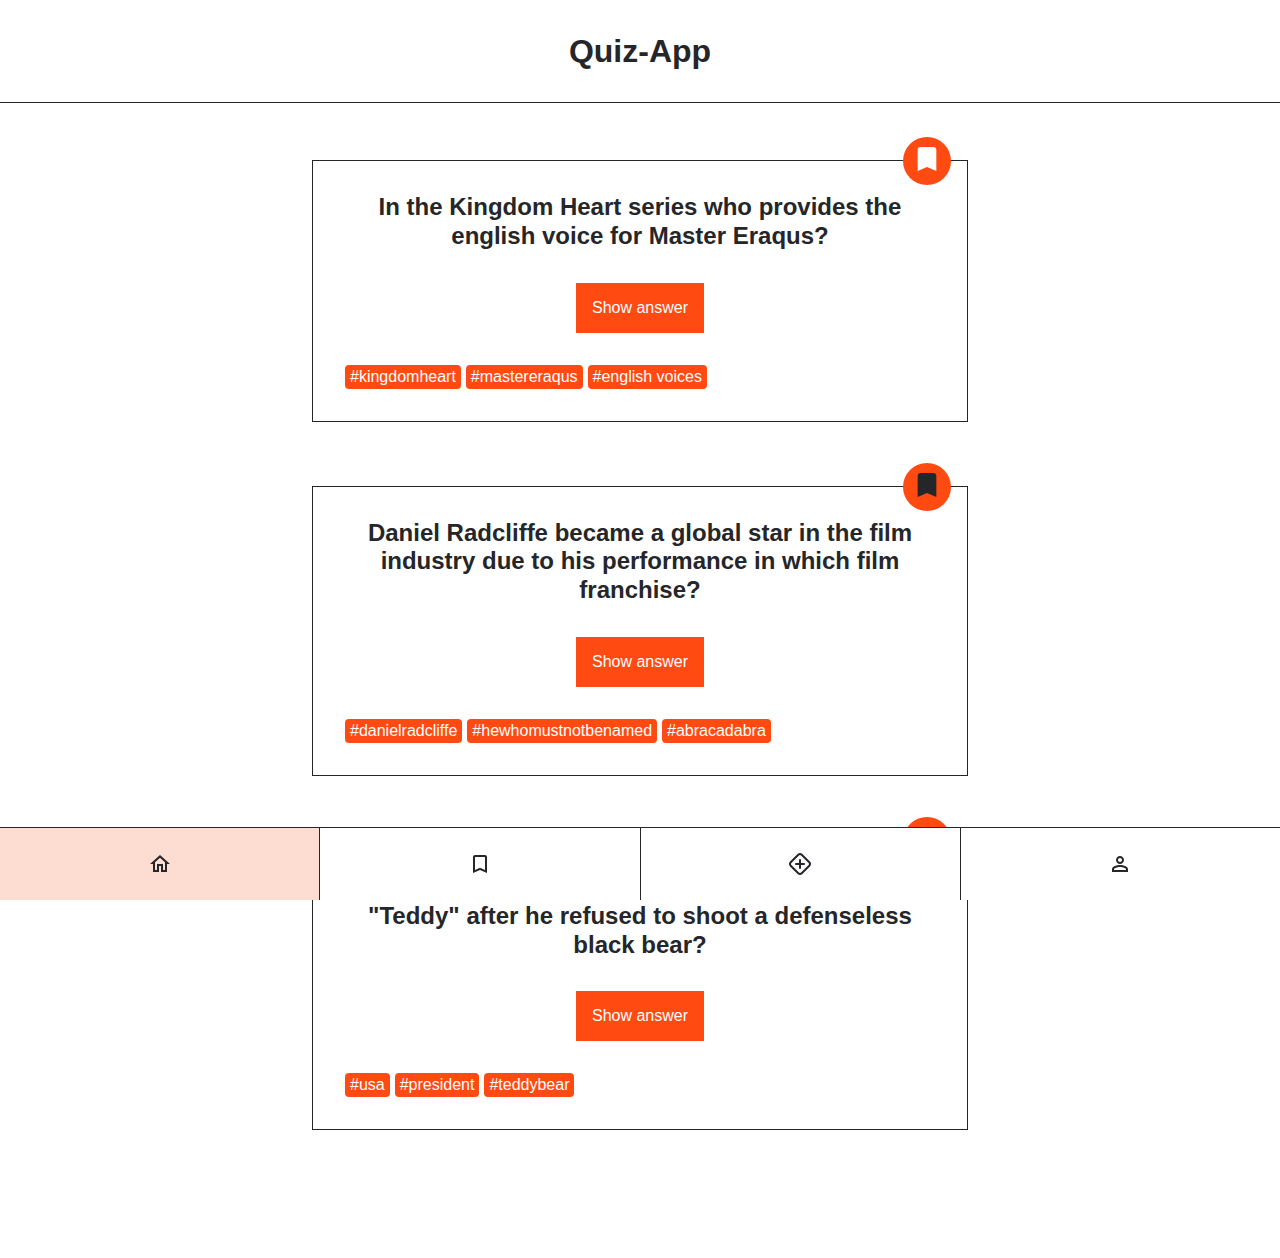
<file: index.html>
<!DOCTYPE html>
<html lang="en">
  <head>
    <meta charset="UTF-8" />
    <meta http-equiv="X-UA-Compatible" content="IE=edge" />
    <meta name="viewport" content="width=device-width, initial-scale=1.0" />
    <title>Quiz-App</title>
    <link rel="stylesheet" href="./styles.css" />
    <script src="index.js" defer></script>
  </head>
  <body>
    <header class="header">
      <h1 class="header__title">Quiz-App</h1>
    </header>
    <main>
      <ul class="card-list">
        <!--
                FIRST CARD
              -->
        <li class="card-list__item">
          <article class="card">
            <h2 class="card__question">
              In the Kingdom Heart series who provides the english voice for
              Master Eraqus?
            </h2>
            <button
              class="card__button-answer"
              type="button"
              data-js="cardToogle"
            >
              Show answer
            </button>
            <p class="card__answer" data-js="cardAnswer">Mark Hamill</p>
            <ul class="card__tag-list">
              <li class="card__tag-list-item">#kingdomheart</li>
              <li class="card__tag-list-item">#mastereraqus</li>
              <li class="card__tag-list-item">#english voices</li>
            </ul>
            <div class="card__button-bookmark">
              <button
                class="bookmark"
                aria-label="bookmark"
                type="button"
                data-js="cardBookmark"
              >
                <svg
                  class="bookmark__icon"
                  xmlns="http://www.w3.org/2000/svg"
                  viewbox="0 0 24 24"
                >
                  <path
                    d="M17 3H7c-1.1 0-2 .9-2 2v16l7-3 7 3V5c0-1.1-.9-2-2-2z"
                  />
                </svg>
              </button>
            </div>
          </article>
        </li>
        <!--
                SECOND CARD
              -->
        <li class="card-list__item">
          <article class="card">
            <h2 class="card__question">
              Daniel Radcliffe became a global star in the film industry due to
              his performance in which film franchise?
            </h2>
            <button
              class="card__button-answer"
              type="button"
              data-js="cardToogle2"
            >
              Show answer
            </button>
            <p class="card__answer" data-js="cardAnswer2">Harry Potter</p>
            <ul class="card__tag-list">
              <li class="card__tag-list-item">#danielradcliffe</li>
              <li class="card__tag-list-item">#hewhomustnotbenamed</li>
              <li class="card__tag-list-item">#abracadabra</li>
            </ul>
            <div class="card__button-bookmark">
              <button
                class="bookmark bookmark--active"
                aria-label="bookmark"
                type="button"
                data-js="cardBookmark2"
              >
                <svg
                  class="bookmark__icon"
                  xmlns="http://www.w3.org/2000/svg"
                  viewbox="0 0 24 24"
                >
                  <path
                    d="M17 3H7c-1.1 0-2 .9-2 2v16l7-3 7 3V5c0-1.1-.9-2-2-2z"
                  />
                </svg>
              </button>
            </div>
          </article>
        </li>
        <!--
                THIRD CARD
              -->
        <li class="card-list__item">
          <article class="card">
            <h2 class="card__question">
              Which former US president was nicknamed &quot;Teddy&quot; after he
              refused to shoot a defenseless black bear?
            </h2>
            <button
              class="card__button-answer"
              type="button"
              data-js="cardToogle3"
            >
              Show answer
            </button>
            <p class="card__answer" data-js="cardAnswer3">Theodore Roosevelt</p>
            <ul class="card__tag-list">
              <li class="card__tag-list-item">#usa</li>
              <li class="card__tag-list-item">#president</li>
              <li class="card__tag-list-item">#teddybear</li>
            </ul>
            <div class="card__button-bookmark">
              <button class="bookmark" aria-label="bookmark" type="button">
                <svg
                  class="bookmark__icon"
                  xmlns="http://www.w3.org/2000/svg"
                  viewbox="0 0 24 24"
                  data-js="cardBookmark3"
                >
                  <path
                    d="M17 3H7c-1.1 0-2 .9-2 2v16l7-3 7 3V5c0-1.1-.9-2-2-2z"
                  />
                </svg>
              </button>
            </div>
          </article>
        </li>
      </ul>
    </main>

    <nav class="navigation">
      <ul class="navigation__list">
        <li class="navigation__list-item navigation__list-item--active">
          <a
            class="navigation__link"
            href="index.html"
            aria-label="go to home page"
          >
            <svg
              xmlns="http://www.w3.org/2000/svg"
              height="24px"
              viewbox="0 0 24 24"
              width="24px"
            >
              <path
                d="M12 5.69l5 4.5V18h-2v-6H9v6H7v-7.81l5-4.5M12 3L2 12h3v8h6v-6h2v6h6v-8h3L12 3z"
              />
            </svg>
          </a>
        </li>
        <li class="navigation__list-item">
          <a
            class="navigation__link"
            href="bookmarks.html"
            aria-label="go to bookmarks page"
          >
            <svg
              xmlns="http://www.w3.org/2000/svg"
              height="24px"
              viewbox="0 0 24 24"
              width="24px"
            >
              <path
                d="M17 3H7c-1.1 0-2 .9-2 2v16l7-3 7 3V5c0-1.1-.9-2-2-2zm0 15l-5-2.18L7 18V5h10v13z"
              />
            </svg>
          </a>
        </li>
        <li class="navigation__list-item">
          <a
            class="navigation__link"
            href="form.html"
            aria-label="go to form page"
          >
            <svg
              xmlns="http://www.w3.org/2000/svg"
              width="24"
              height="24"
              viewBox="0 0 24 24"
              fill="none"
              stroke="currentColor"
              stroke-width="2"
              stroke-linecap="round"
              stroke-linejoin="round"
              class="lucide lucide-diamond-plus"
            >
              <path d="M12 8v8" fill="None" />
              <path
                d="M2.7 10.3a2.41 2.41 0 0 0 0 3.41l7.59 7.59a2.41 2.41 0 0 0 3.41 0l7.59-7.59a2.41 2.41 0 0 0 0-3.41L13.7 2.71a2.41 2.41 0 0 0-3.41 0z"
                fill="None"
              />
              <path d="M8 12h8" fill="None" />
            </svg>
          </a>
        </li>
        <li class="navigation__list-item">
          <a
            class="navigation__link"
            href="profile.html"
            aria-label="go to profile page"
          >
            <svg
              xmlns="http://www.w3.org/2000/svg"
              height="24px"
              viewbox="0 0 24 24"
              width="24px"
            >
              <path
                d="M12 6c1.1 0 2 .9 2 2s-.9 2-2 2-2-.9-2-2 .9-2 2-2m0 9c2.7 0 5.8 1.29 6 2v1H6v-.99c.2-.72 3.3-2.01 6-2.01m0-11C9.79 4 8 5.79 8 8s1.79 4 4 4 4-1.79 4-4-1.79-4-4-4zm0 9c-2.67 0-8 1.34-8 4v3h16v-3c0-2.66-5.33-4-8-4z"
              />
            </svg>
          </a>
        </li>
      </ul>
    </nav>
  </body>
</html>
</file>
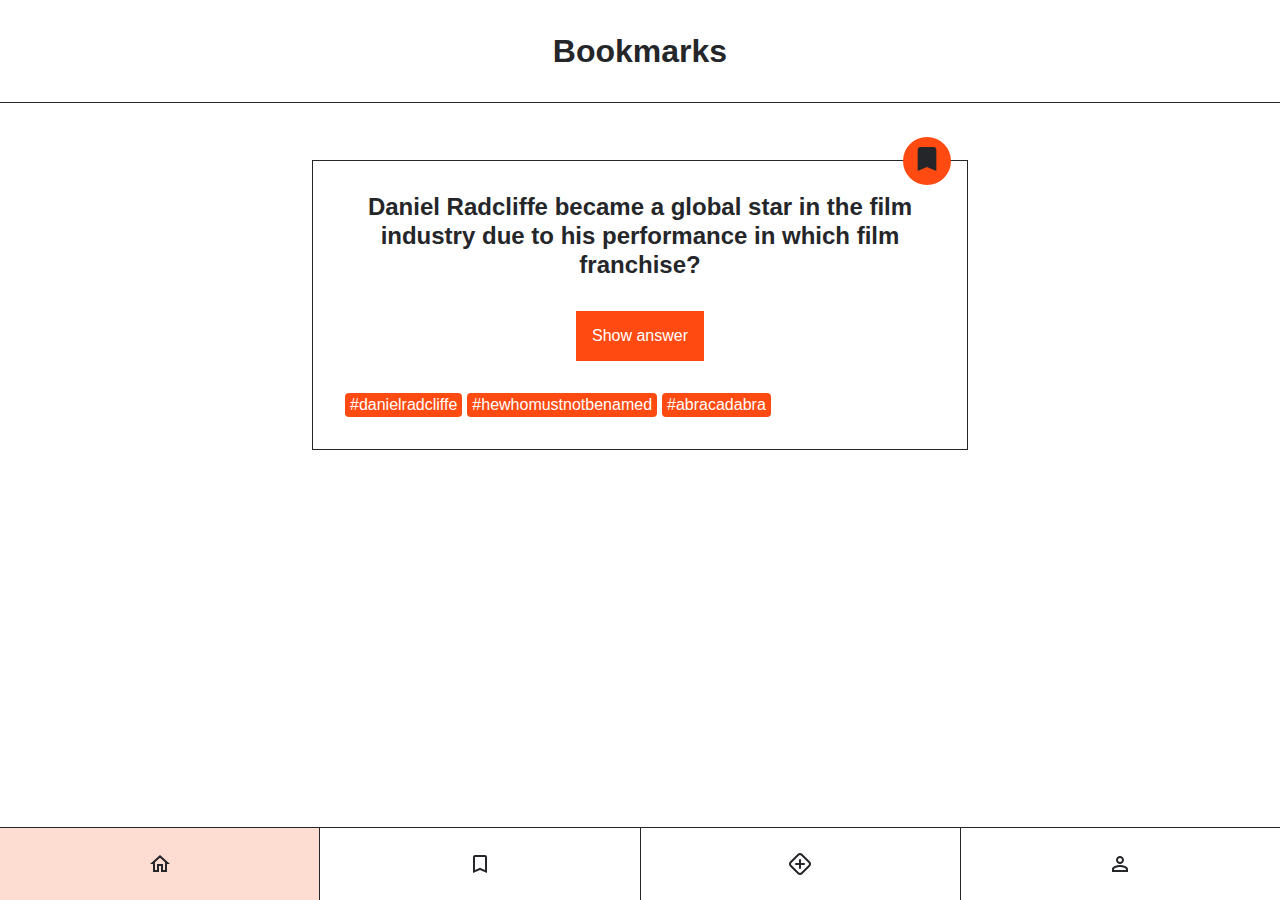
<file: bookmarks.html>
<!DOCTYPE html>
<html lang="en">
  <head>
    <meta charset="UTF-8" />
    <meta http-equiv="X-UA-Compatible" content="IE=edge" />
    <meta name="viewport" content="width=device-width, initial-scale=1.0" />
    <title>Quiz-App</title>
    <link rel="stylesheet" href="./styles.css" />
  </head>
  <body>
    <header class="header">
      <h1 class="header__title">Bookmarks</h1>
    </header>
    <main>
      <ul class="card-list">
        <li class="card-list__item">
          <article class="card">
            <h2 class="card__question">
              Daniel Radcliffe became a global star in the film industry due to
              his performance in which film franchise?
            </h2>
            <button class="card__button-answer" type="button">
              Show answer
            </button>
            <p class="card__answer">Harry Potter</p>
            <ul class="card__tag-list">
              <li class="card__tag-list-item">#danielradcliffe</li>
              <li class="card__tag-list-item">#hewhomustnotbenamed</li>
              <li class="card__tag-list-item">#abracadabra</li>
            </ul>
            <div class="card__button-bookmark">
              <button
                class="bookmark bookmark--active"
                aria-label="bookmark"
                type="button"
              >
                <svg
                  class="bookmark__icon"
                  xmlns="http://www.w3.org/2000/svg"
                  viewbox="0 0 24 24"
                >
                  <path
                    d="M17 3H7c-1.1 0-2 .9-2 2v16l7-3 7 3V5c0-1.1-.9-2-2-2z"
                  />
                </svg>
              </button>
            </div>
          </article>
        </li>
      </ul>
    </main>

    <nav class="navigation">
      <ul class="navigation__list">
        <li class="navigation__list-item navigation__list-item--active">
          <a
            class="navigation__link"
            href="index.html"
            aria-label="go to home page"
          >
            <svg
              xmlns="http://www.w3.org/2000/svg"
              height="24px"
              viewbox="0 0 24 24"
              width="24px"
            >
              <path
                d="M12 5.69l5 4.5V18h-2v-6H9v6H7v-7.81l5-4.5M12 3L2 12h3v8h6v-6h2v6h6v-8h3L12 3z"
              />
            </svg>
          </a>
        </li>
        <li class="navigation__list-item">
          <a
            class="navigation__link"
            href="bookmarks.html"
            aria-label="go to bookmarks page"
          >
            <svg
              xmlns="http://www.w3.org/2000/svg"
              height="24px"
              viewbox="0 0 24 24"
              width="24px"
            >
              <path
                d="M17 3H7c-1.1 0-2 .9-2 2v16l7-3 7 3V5c0-1.1-.9-2-2-2zm0 15l-5-2.18L7 18V5h10v13z"
              />
            </svg>
          </a>
        </li>
        <li class="navigation__list-item">
          <a
            class="navigation__link"
            href="form.html"
            aria-label="go to form page"
          >
            <svg
              xmlns="http://www.w3.org/2000/svg"
              width="24"
              height="24"
              viewBox="0 0 24 24"
              fill="none"
              stroke="currentColor"
              stroke-width="2"
              stroke-linecap="round"
              stroke-linejoin="round"
              class="lucide lucide-diamond-plus"
            >
              <path d="M12 8v8" fill="None" />
              <path
                d="M2.7 10.3a2.41 2.41 0 0 0 0 3.41l7.59 7.59a2.41 2.41 0 0 0 3.41 0l7.59-7.59a2.41 2.41 0 0 0 0-3.41L13.7 2.71a2.41 2.41 0 0 0-3.41 0z"
                fill="None"
              />
              <path d="M8 12h8" fill="None" />
            </svg>
          </a>
        </li>
        <li class="navigation__list-item">
          <a
            class="navigation__link"
            href="profile.html"
            aria-label="go to profile page"
          >
            <svg
              xmlns="http://www.w3.org/2000/svg"
              height="24px"
              viewbox="0 0 24 24"
              width="24px"
            >
              <path
                d="M12 6c1.1 0 2 .9 2 2s-.9 2-2 2-2-.9-2-2 .9-2 2-2m0 9c2.7 0 5.8 1.29 6 2v1H6v-.99c.2-.72 3.3-2.01 6-2.01m0-11C9.79 4 8 5.79 8 8s1.79 4 4 4 4-1.79 4-4-1.79-4-4-4zm0 9c-2.67 0-8 1.34-8 4v3h16v-3c0-2.66-5.33-4-8-4z"
              />
            </svg>
          </a>
        </li>
      </ul>
    </nav>
  </body>
</html>
</file>
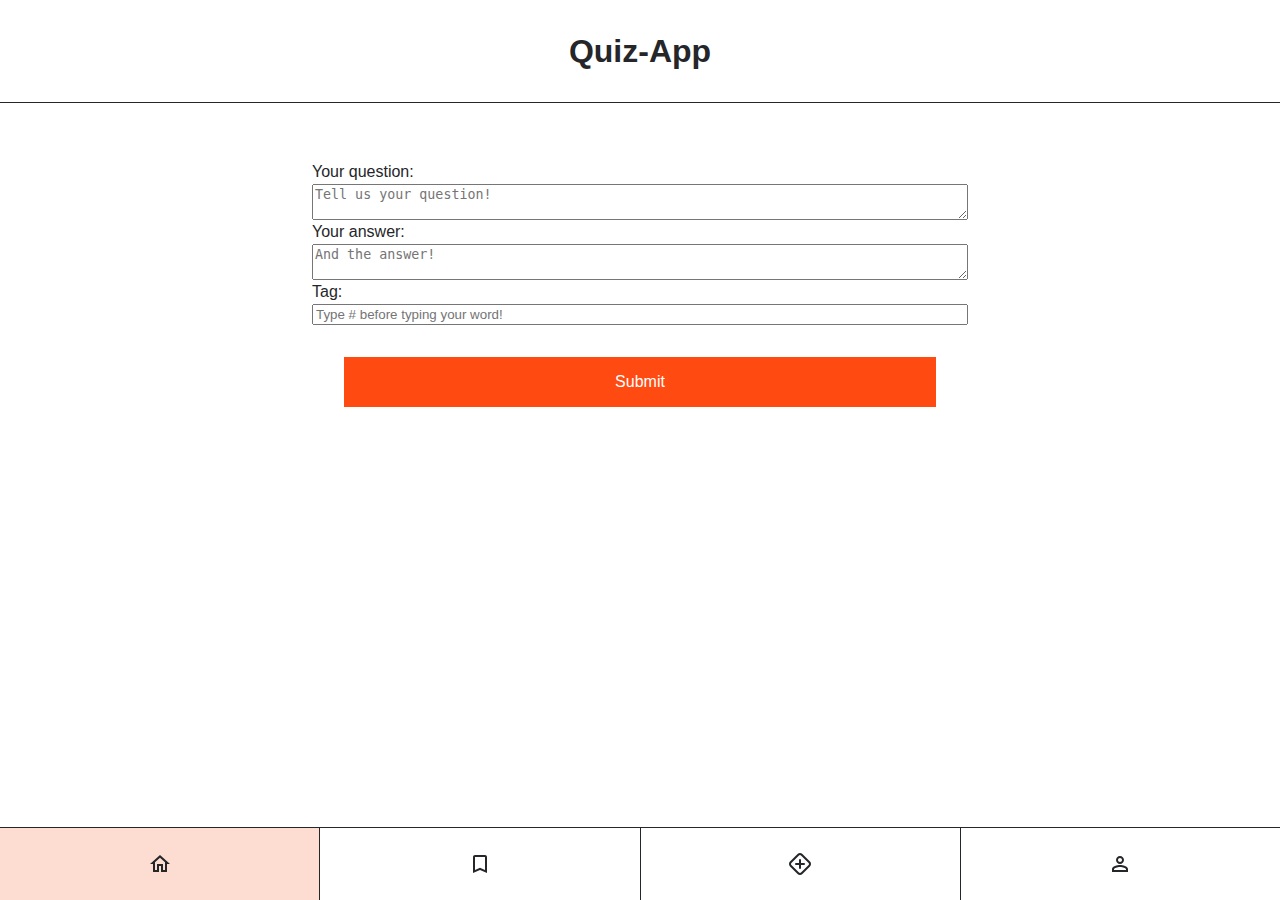
<file: form.html>
<!DOCTYPE html>
<html lang="en">
  <head>
    <meta charset="UTF-8" />
    <meta http-equiv="X-UA-Compatible" content="IE=edge" />
    <meta name="viewport" content="width=device-width, initial-scale=1.0" />
    <title>Quiz-App</title>
    <link rel="stylesheet" href="./styles.css" />
    <script src="index.js" defer></script>
    <script src="form.js" defer></script>
  </head>
  <body>
    <header class="header">
      <h1 class="header__title">Quiz-App</h1>
    </header>

    <main>
      <form class="new-card__form">
        <label for="new-card__question">Your question:</label>
        <textarea name="new-card__question" data-js="newCardQuestion" maxlength="150" placeholder="Tell us your question!"></textarea>
        <p class="maxlength-textarea" data-js="maxlength-textarea-question"></p>
        <label for="new-card__answer">Your answer:</label>
        <textarea name="new-card__answer" data-js="newCardAnswer" maxlength="150" placeholder="And the answer!"></textarea>
        <p class="maxlength-textarea" data-js="maxlength-textarea-answer"></p>
        <label for="new-card__tag">Tag:</label>
        <input type="text" name="new-card__tag" data-js="newCardTag" placeholder="Type # before typing your word!"></input>

        <button type="submit" class="new-card__button-answer" data-js="newCardSubmit">Submit</button>
      </form>

    </main>

    <nav class="navigation">
      <ul class="navigation__list">
        <li class="navigation__list-item navigation__list-item--active">
          <a
            class="navigation__link"
            href="index.html"
            aria-label="go to home page"
          >
            <svg
              xmlns="http://www.w3.org/2000/svg"
              height="24px"
              viewbox="0 0 24 24"
              width="24px"
            >
              <path
                d="M12 5.69l5 4.5V18h-2v-6H9v6H7v-7.81l5-4.5M12 3L2 12h3v8h6v-6h2v6h6v-8h3L12 3z"
              />
            </svg>
          </a>
        </li>
        <li class="navigation__list-item">
          <a
            class="navigation__link"
            href="bookmarks.html"
            aria-label="go to bookmarks page"
          >
            <svg
              xmlns="http://www.w3.org/2000/svg"
              height="24px"
              viewbox="0 0 24 24"
              width="24px"
            >
              <path
                d="M17 3H7c-1.1 0-2 .9-2 2v16l7-3 7 3V5c0-1.1-.9-2-2-2zm0 15l-5-2.18L7 18V5h10v13z"
              />
            </svg>
          </a>
        </li>
        <li class="navigation__list-item">
          <a
            class="navigation__link"
            href="form.html"
            aria-label="go to form page"
          >
         <svg xmlns="http://www.w3.org/2000/svg" width="24" height="24" viewBox="0 0 24 24" fill="none" stroke="currentColor" stroke-width="2" stroke-linecap="round" stroke-linejoin="round" class="lucide lucide-diamond-plus">
            <path d="M12 8v8" fill="None"/>
            <path d="M2.7 10.3a2.41 2.41 0 0 0 0 3.41l7.59 7.59a2.41 2.41 0 0 0 3.41 0l7.59-7.59a2.41 2.41 0 0 0 0-3.41L13.7 2.71a2.41 2.41 0 0 0-3.41 0z" fill="None"/>
            <path d="M8 12h8" fill="None"/>
         </svg>
 
            </svg>
          </a>
        </li>
        <li class="navigation__list-item">
          <a
            class="navigation__link"
            href="profile.html"
            aria-label="go to profile page"
          >
            <svg
              xmlns="http://www.w3.org/2000/svg"
              height="24px"
              viewbox="0 0 24 24"
              width="24px"
            >
              <path
                d="M12 6c1.1 0 2 .9 2 2s-.9 2-2 2-2-.9-2-2 .9-2 2-2m0 9c2.7 0 5.8 1.29 6 2v1H6v-.99c.2-.72 3.3-2.01 6-2.01m0-11C9.79 4 8 5.79 8 8s1.79 4 4 4 4-1.79 4-4-1.79-4-4-4zm0 9c-2.67 0-8 1.34-8 4v3h16v-3c0-2.66-5.33-4-8-4z"
              />
            </svg>
          </a>
        </li>
      </ul>
    </nav>
  </body>
</html>
</file>
<file: styles.css>
@import "./global.css";

@import "./components/bookmark/bookmark.css";
@import "./components/card-list/card-list.css";
@import "./components/card/card.css";
@import "./components/header/header.css";
@import "./components/navigation/navigation.css";
@import "./components/profile/profile.css";
@import "./components/counter-list/counter-list.css";
@import "./components/form.css";
</file>
